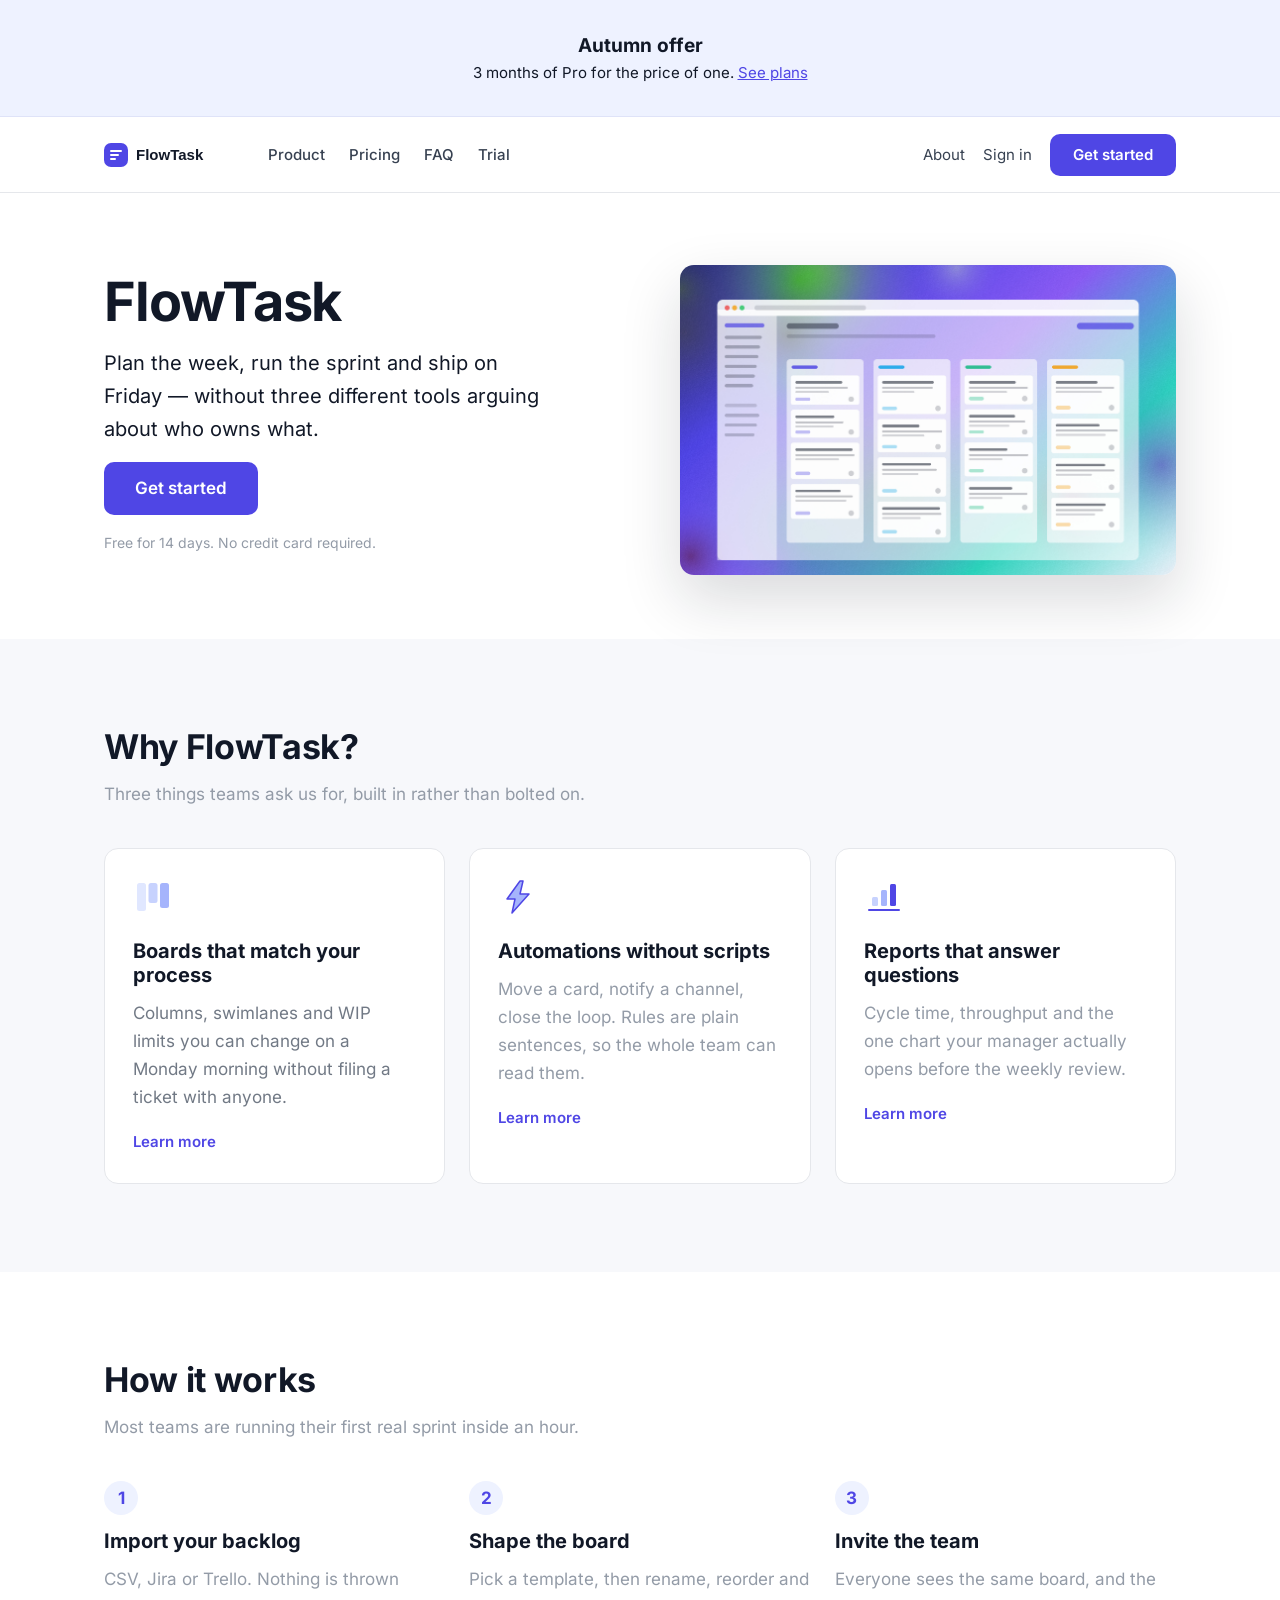
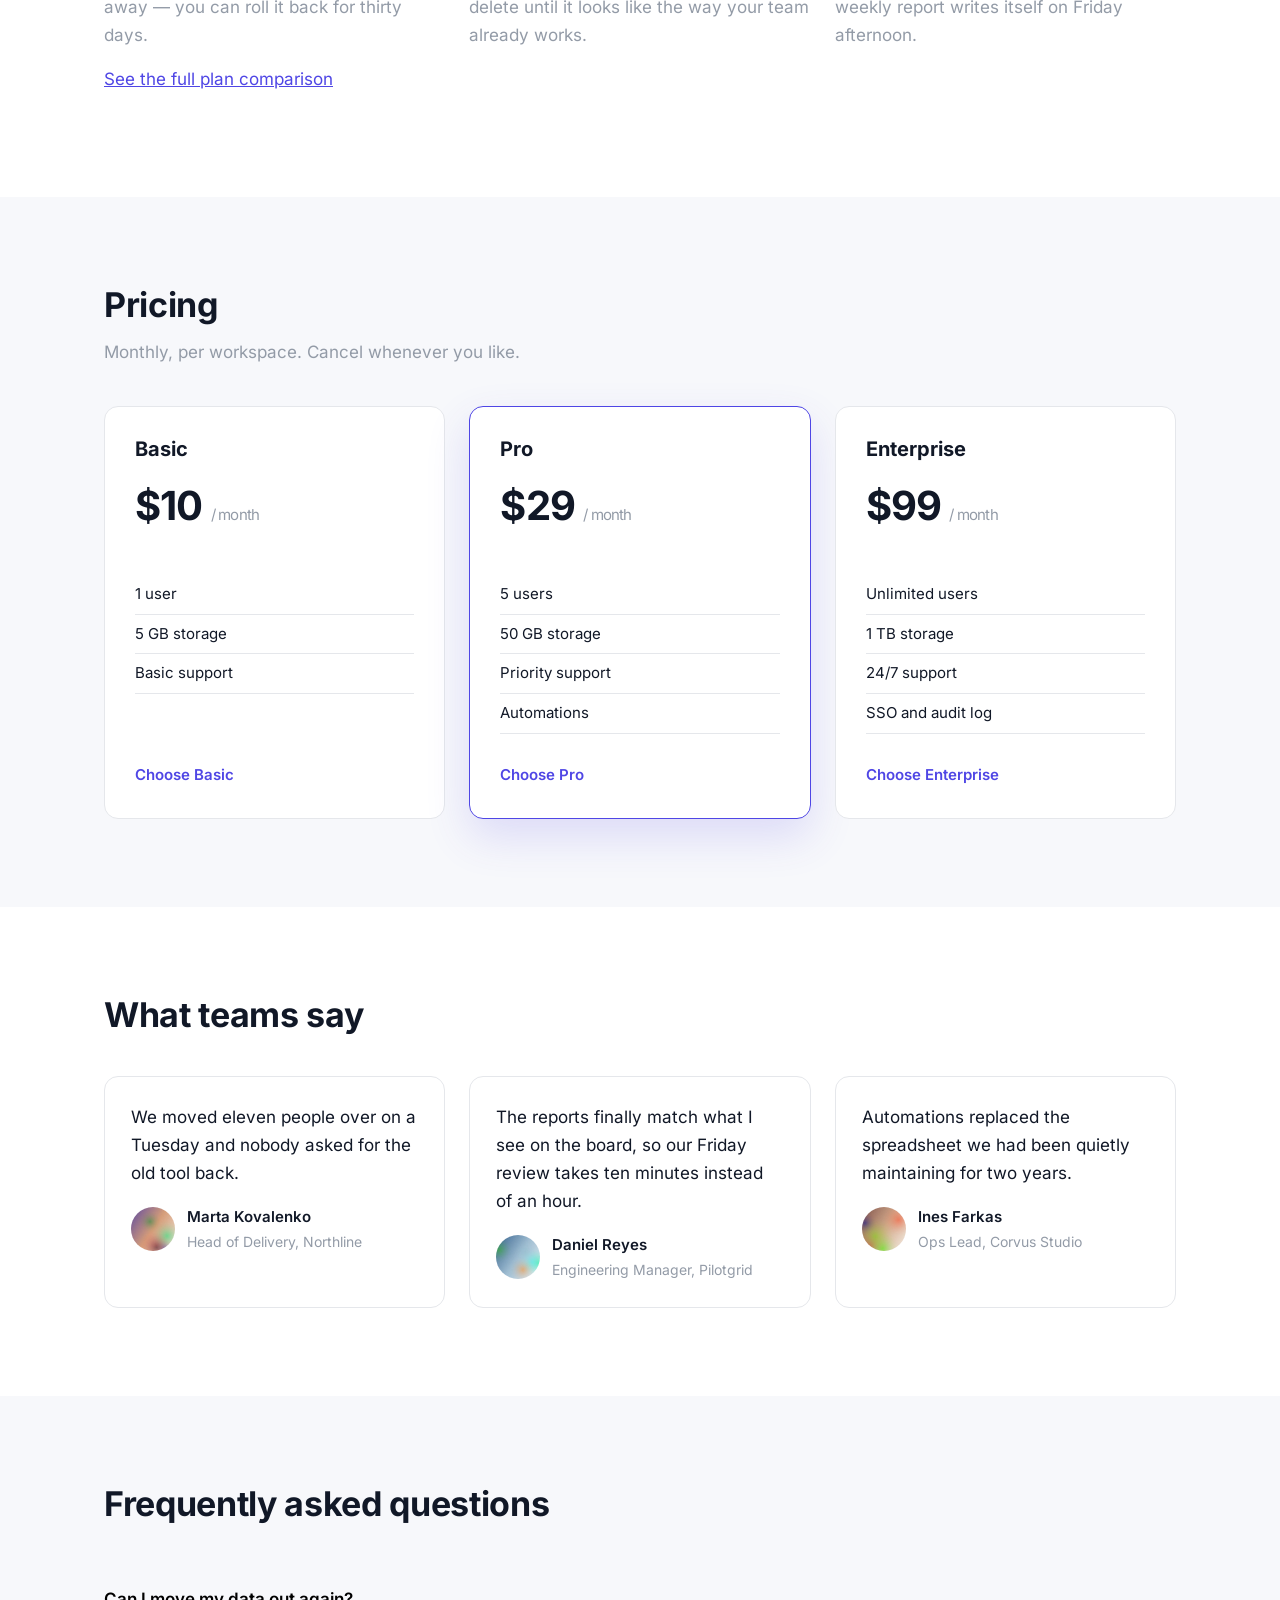
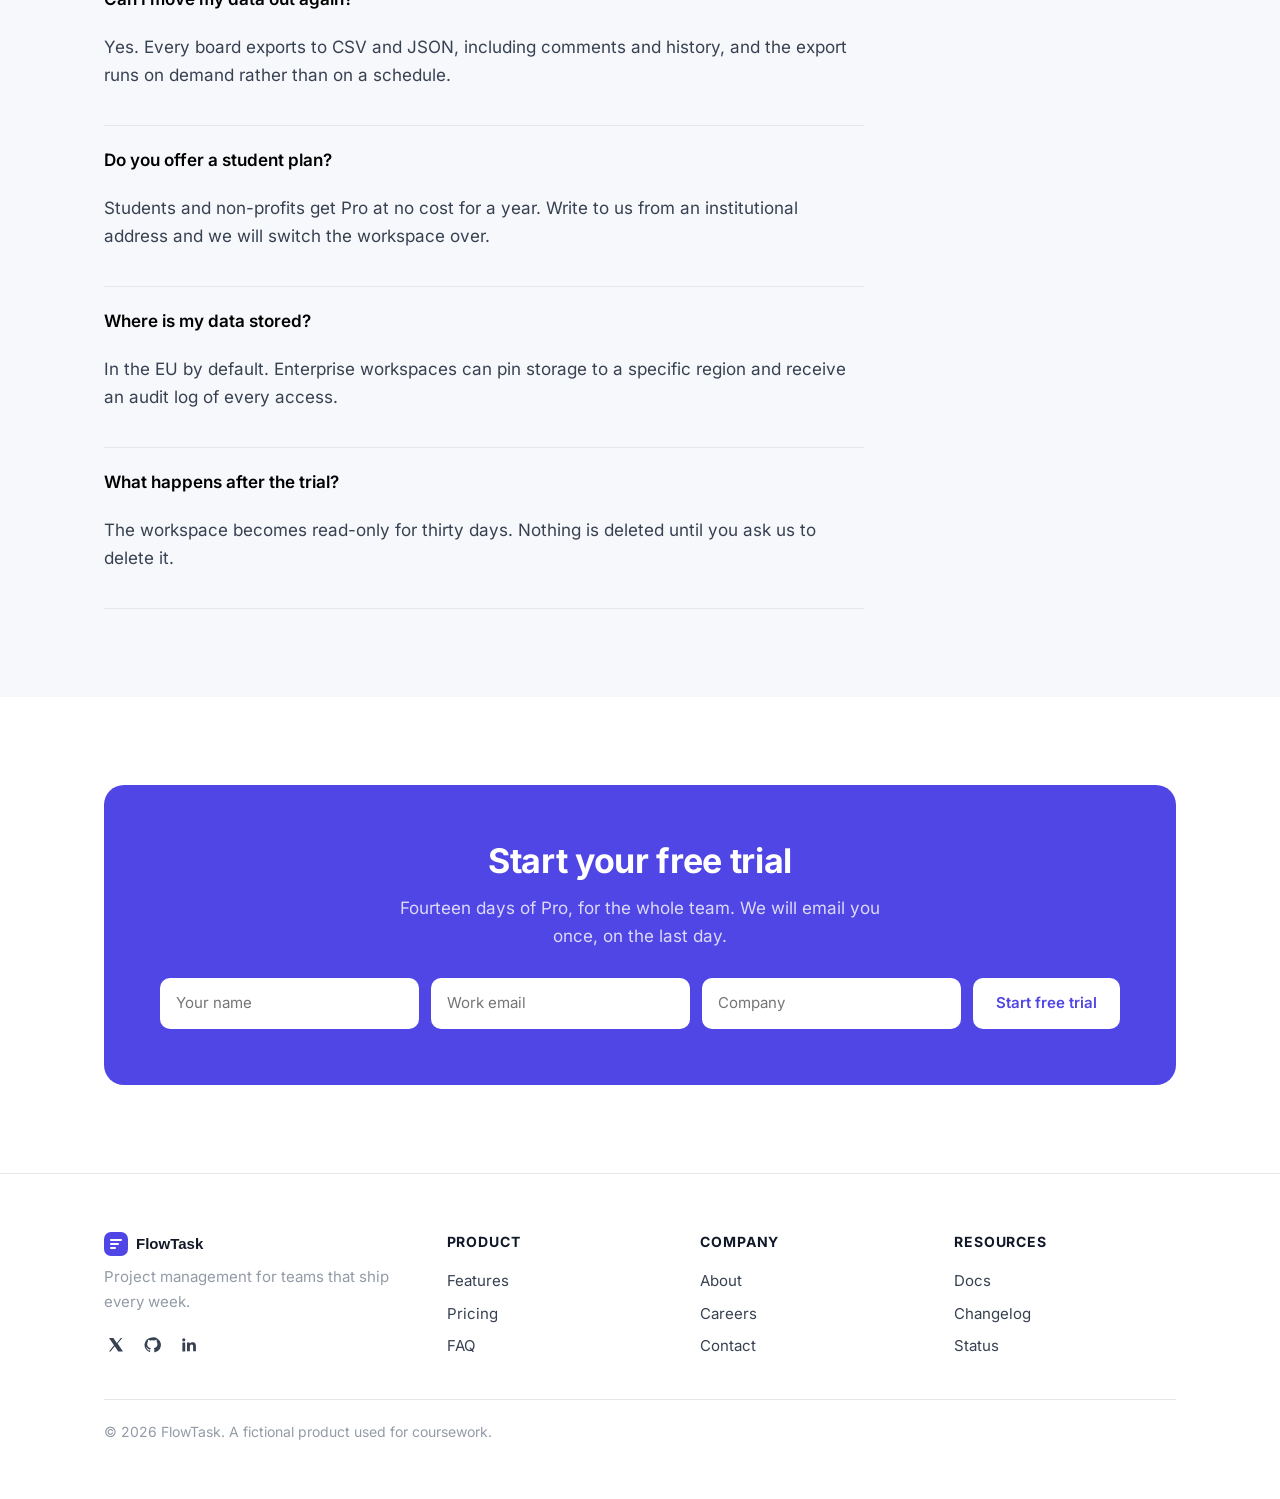
<file: index.html>
<!DOCTYPE html>
<html lang="en">
<head>
  <meta charset="utf-8">
  <meta name="viewport" content="width=device-width, initial-scale=1">
  <title>FlowTask — Project management for teams that ship every week</title>
  <meta name="description" content="Plan the week, run the sprint and ship on Friday without three different tools arguing about who owns what.">
  <link rel="icon" href="img/logo.svg" type="image/svg+xml">
  <link rel="stylesheet" href="css/styles.css">
  <script src="js/main.js" defer></script>
  <script type="application/ld+json">
  {
    "@context": "https://schema.org",
    "@type": "Product",
    "name": "FlowTask Pro",
    "description": "Project management for teams that ship every week.",
    "brand": {
      "@type": "Brand",
      "name": "FlowTask"
    },
    "offers": {
      "@type": "Offer",
      "price": "29.00",
      "priceCurrency": "USD",
      "availability": "https://schema.org/InStock"
    }
  }
  </script>
</head>
<body>

<header class="site-header">
  <div class="site-header__inner">
    <img class="logo" src="img/logo.svg" alt="FlowTask Logo" width="132" height="28">

    <nav class="nav" aria-label="Main navigation">
      <a class="nav-item" href="#features">Product</a>
      <a class="nav-item" href="#pricing">Pricing</a>
      <a class="nav-item" href="#faq">FAQ</a>
      <a class="nav-item" href="#trial">Trial</a>
    </nav>

    <div class="site-header__actions">
      <a class="link-quiet" href="about.html">About</a>
      <a class="link-quiet" href="#">Sign in</a>
      <button class="btn btn--primary" id="header-cta">Get started</button>
    </div>
  </div>
</header>

<main>

  <section class="hero">
    <div class="shell hero__grid">
      <div class="hero__copy">
        <h1>FlowTask</h1>
        <p class="hero__lead">Plan the week, run the sprint and ship on Friday — without three
          different tools arguing about who owns what.</p>
        <button type="button" class="button button--primary button--lg" id="hero-cta">Get started</button>
        <p class="hero__note muted">Free for 14 days. No credit card required.</p>
      </div>
      <img class="hero__image" src="img/hero.jpg" alt="FlowTask project management dashboard interface" width="1200" height="750" fetchpriority="high">
    </div>
  </section>

  <section class="section section--alt" id="features">
    <div class="shell">
      <div class="section__head">
        <h2>Why FlowTask?</h2>
        <p class="muted">Three things teams ask us for, built in rather than bolted on.</p>
      </div>

      <div class="grid-3">
        <div class="card">
          <img class="card__icon" src="img/feature-1.svg" alt="" width="40" height="40">
          <h3>Boards that match your process</h3>
          <p class="soft">Columns, swimlanes and WIP limits you can change on a Monday morning
            without filing a ticket with anyone.</p>
          <a class="card__link" href="#">Learn more</a>
        </div>

        <div class="card">
          <img class="card__icon" src="img/feature-2.svg" alt="" width="40" height="40">
          <h3>Automations without scripts</h3>
          <p class="muted">Move a card, notify a channel, close the loop. Rules are plain
            sentences, so the whole team can read them.</p>
          <a class="card__link" href="#">Learn more</a>
        </div>

        <div class="card">
          <img class="card__icon" src="img/feature-3.svg" alt="" width="40" height="40">
          <h3>Reports that answer questions</h3>
          <p class="muted">Cycle time, throughput and the one chart your manager actually opens
            before the weekly review.</p>
          <a class="card__link" href="#">Learn more</a>
        </div>
      </div>
    </div>
  </section>

  <section class="section" id="how">
    <div class="shell">
      <div class="section__head">
        <h2>How it works</h2>
        <p class="muted">Most teams are running their first real sprint inside an hour.</p>
      </div>

      <div class="grid-3">
        <div>
          <span class="step__num">1</span>
          <h3>Import your backlog</h3>
          <p class="muted">CSV, Jira or Trello. Nothing is thrown away — you can roll it back for
            thirty days.</p>
        </div>
        <div>
          <span class="step__num">2</span>
          <h3>Shape the board</h3>
          <p class="muted">Pick a template, then rename, reorder and delete until it looks like
            the way your team already works.</p>
        </div>
        <div>
          <span class="step__num">3</span>
          <h3>Invite the team</h3>
          <p class="muted">Everyone sees the same board, and the weekly report writes itself on
            Friday afternoon.</p>
        </div>
      </div>

      <p><a href="#pricing">See the full plan comparison</a></p>
    </div>
  </section>

  <section class="section section--alt" id="pricing">
    <div class="shell">
      <div class="section__head">
        <h2>Pricing</h2>
        <p class="muted">Monthly, per workspace. Cancel whenever you like.</p>
      </div>

      <div class="grid-3">
        <div class="plan">
          <h3>Basic</h3>
          <p class="plan__price">$10 <span class="plan__period">/ month</span></p>
          <ul class="plan__list">
            <li>1 user</li>
            <li>5 GB storage</li>
            <li>Basic support</li>
          </ul>
          <div class="plan__cta">
            <a class="card__link" href="#trial">Choose Basic</a>
          </div>
        </div>

        <div class="plan plan--featured">
          <h3>Pro</h3>
          <p class="plan__price">$29 <span class="plan__period">/ month</span></p>
          <ul class="plan__list">
            <li>5 users</li>
            <li>50 GB storage</li>
            <li>Priority support</li>
            <li>Automations</li>
          </ul>
          <div class="plan__cta">
            <a class="card__link" href="#trial">Choose Pro</a>
          </div>
        </div>

        <div class="plan">
          <h3>Enterprise</h3>
          <p class="plan__price">$99 <span class="plan__period">/ month</span></p>
          <ul class="plan__list">
            <li>Unlimited users</li>
            <li>1 TB storage</li>
            <li>24/7 support</li>
            <li>SSO and audit log</li>
          </ul>
          <div class="plan__cta">
            <a class="card__link" href="#trial">Choose Enterprise</a>
          </div>
        </div>
      </div>
    </div>
  </section>

  <section class="section" id="testimonials">
    <div class="shell">
      <div class="section__head">
        <h2>What teams say</h2>
      </div>

      <div class="grid-3">
        <div class="quote">
          <p>We moved eleven people over on a Tuesday and nobody asked for the old tool back.</p>
          <div class="quote__person">
            <img class="quote__avatar" src="img/avatar-1.jpg" alt="Marta Kovalenko" width="44" height="44">
            <div>
              <div class="quote__name">Marta Kovalenko</div>
              <div class="quote__role">Head of Delivery, Northline</div>
            </div>
          </div>
        </div>

        <div class="quote">
          <p>The reports finally match what I see on the board, so our Friday review takes ten
            minutes instead of an hour.</p>
          <div class="quote__person">
            <img class="quote__avatar" src="img/avatar-2.jpg" alt="Daniel Reyes" width="44" height="44">
            <div>
              <div class="quote__name">Daniel Reyes</div>
              <div class="quote__role">Engineering Manager, Pilotgrid</div>
            </div>
          </div>
        </div>

        <div class="quote">
          <p>Automations replaced the spreadsheet we had been quietly maintaining for two years.</p>
          <div class="quote__person">
            <img class="quote__avatar" src="img/avatar-3.jpg" alt="Ines Farkas" width="44" height="44">
            <div>
              <div class="quote__name">Ines Farkas</div>
              <div class="quote__role">Ops Lead, Corvus Studio</div>
            </div>
          </div>
        </div>
      </div>
    </div>
  </section>

  <section class="section section--alt" id="faq">
    <div class="shell">
      <div class="section__head">
        <h2>Frequently asked questions</h2>
      </div>

      <div class="faq">

      <div class="faq__item">
        <button class="faq__q" type="button" aria-expanded="true">Can I move my data out again?</button>
        <div class="faq__a">
          <p>Yes. Every board exports to CSV and JSON, including comments and history, and the
            export runs on demand rather than on a schedule.</p>
        </div>
      </div>

      <div class="faq__item">
        <button class="faq__q" type="button" aria-expanded="true">Do you offer a student plan?</button>
        <div class="faq__a">
          <p>Students and non-profits get Pro at no cost for a year. Write to us from an
            institutional address and we will switch the workspace over.</p>
        </div>
      </div>

      <div class="faq__item">
        <button class="faq__q" type="button" aria-expanded="true">Where is my data stored?</button>
        <div class="faq__a">
          <p>In the EU by default. Enterprise workspaces can pin storage to a specific region and
            receive an audit log of every access.</p>
        </div>
      </div>

      <div class="faq__item">
        <button class="faq__q" type="button" aria-expanded="true">What happens after the trial?</button>
        <div class="faq__a">
          <p>The workspace becomes read-only for thirty days. Nothing is deleted until you ask us
            to delete it.</p>
        </div>
        </div>
      </div>
    </div>
  </section>

  <section class="section" id="trial">
    <div class="shell">
      <div class="trial">
        <h2>Start your free trial</h2>
        <p class="trial__lead">Fourteen days of Pro, for the whole team. We will email you once,
          on the last day.</p>

        <form class="trial__form" id="trial-form">
          <input class="trial__input" type="text" name="name" placeholder="Your name" aria-label="Your name">
          <input class="trial__input" type="email" name="email" placeholder="Work email" aria-label="Work email">
          <input class="trial__input" type="text" name="company" placeholder="Company" aria-label="Company">
          <button type="submit" class="button button--invert" id="trial-submit">Start free trial</button>
        </form>
      </div>
    </div>
  </section>

</main>

<footer class="site-footer">
  <div class="shell">
    <div class="site-footer__cols">
      <div>
        <img src="img/logo.svg" alt="FlowTask Logo" width="132" height="28">
        <p class="muted">Project management for teams that ship every week.</p>
        <div class="social">
          <a href="#" aria-label="X (Twitter)">
            <svg width="18" height="18" viewBox="0 0 18 18" aria-hidden="true">
              <path d="M10.6 7.6 15.3 2h-1.5l-4 4.9L6.4 2H2l5 7.3L2 15.5h1.5l4.2-5.2 3.5 5.2H16l-5.4-7.9Z" fill="#374151"/>
            </svg>
          </a>
          <a href="#" aria-label="GitHub">
            <svg width="18" height="18" viewBox="0 0 18 18" aria-hidden="true">
              <path d="M9 1.5a7.5 7.5 0 0 0-2.4 14.6c.4.1.5-.2.5-.4v-1.4c-2 .4-2.5-.5-2.7-1-.1-.3-.6-1-1-1.2-.3-.2-.8-.6 0-.6.7 0 1.2.7 1.4 1 .8 1.3 2 1 2.5.7.1-.6.3-1 .6-1.2-1.8-.2-3.7-.9-3.7-4 0-.9.3-1.6.8-2.2-.1-.2-.4-1 .1-2.1 0 0 .7-.2 2.2.8a7.4 7.4 0 0 1 4 0c1.5-1 2.2-.8 2.2-.8.5 1.1.2 1.9.1 2.1.5.6.8 1.3.8 2.2 0 3.1-1.9 3.8-3.7 4 .3.3.6.8.6 1.6v2.3c0 .2.1.5.5.4A7.5 7.5 0 0 0 9 1.5Z" fill="#374151"/>
            </svg>
          </a>
          <a href="#" aria-label="LinkedIn">
            <svg width="18" height="18" viewBox="0 0 18 18" aria-hidden="true">
              <path d="M3.4 6.4h2.8v9H3.4v-9Zm1.4-4.2a1.6 1.6 0 1 1 0 3.2 1.6 1.6 0 0 1 0-3.2ZM8 6.4h2.7v1.2h.1c.4-.7 1.3-1.4 2.7-1.4 2.9 0 3.4 1.8 3.4 4.2v4.9h-2.8v-4.4c0-1 0-2.4-1.5-2.4s-1.7 1.1-1.7 2.3v4.5H8v-9Z" fill="#374151"/>
            </svg>
          </a>
        </div>
      </div>

      <div>
        <div class="site-footer__title">Product</div>
        <ul>
          <li><a href="#features">Features</a></li>
          <li><a href="#pricing">Pricing</a></li>
          <li><a href="#faq">FAQ</a></li>
        </ul>
      </div>

      <div>
        <div class="site-footer__title">Company</div>
        <ul>
          <li><a href="about.html">About</a></li>
          <li><a href="#">Careers</a></li>
          <li><a href="#">Contact</a></li>
        </ul>
      </div>

      <div>
        <div class="site-footer__title">Resources</div>
        <ul>
          <li><a href="#">Docs</a></li>
          <li><a href="#">Changelog</a></li>
          <li><a href="#">Status</a></li>
        </ul>
      </div>
    </div>

    <p class="legal">© 2026 FlowTask. A fictional product used for coursework.</p>
  </div>
</footer>

</body>
</html>
</file>
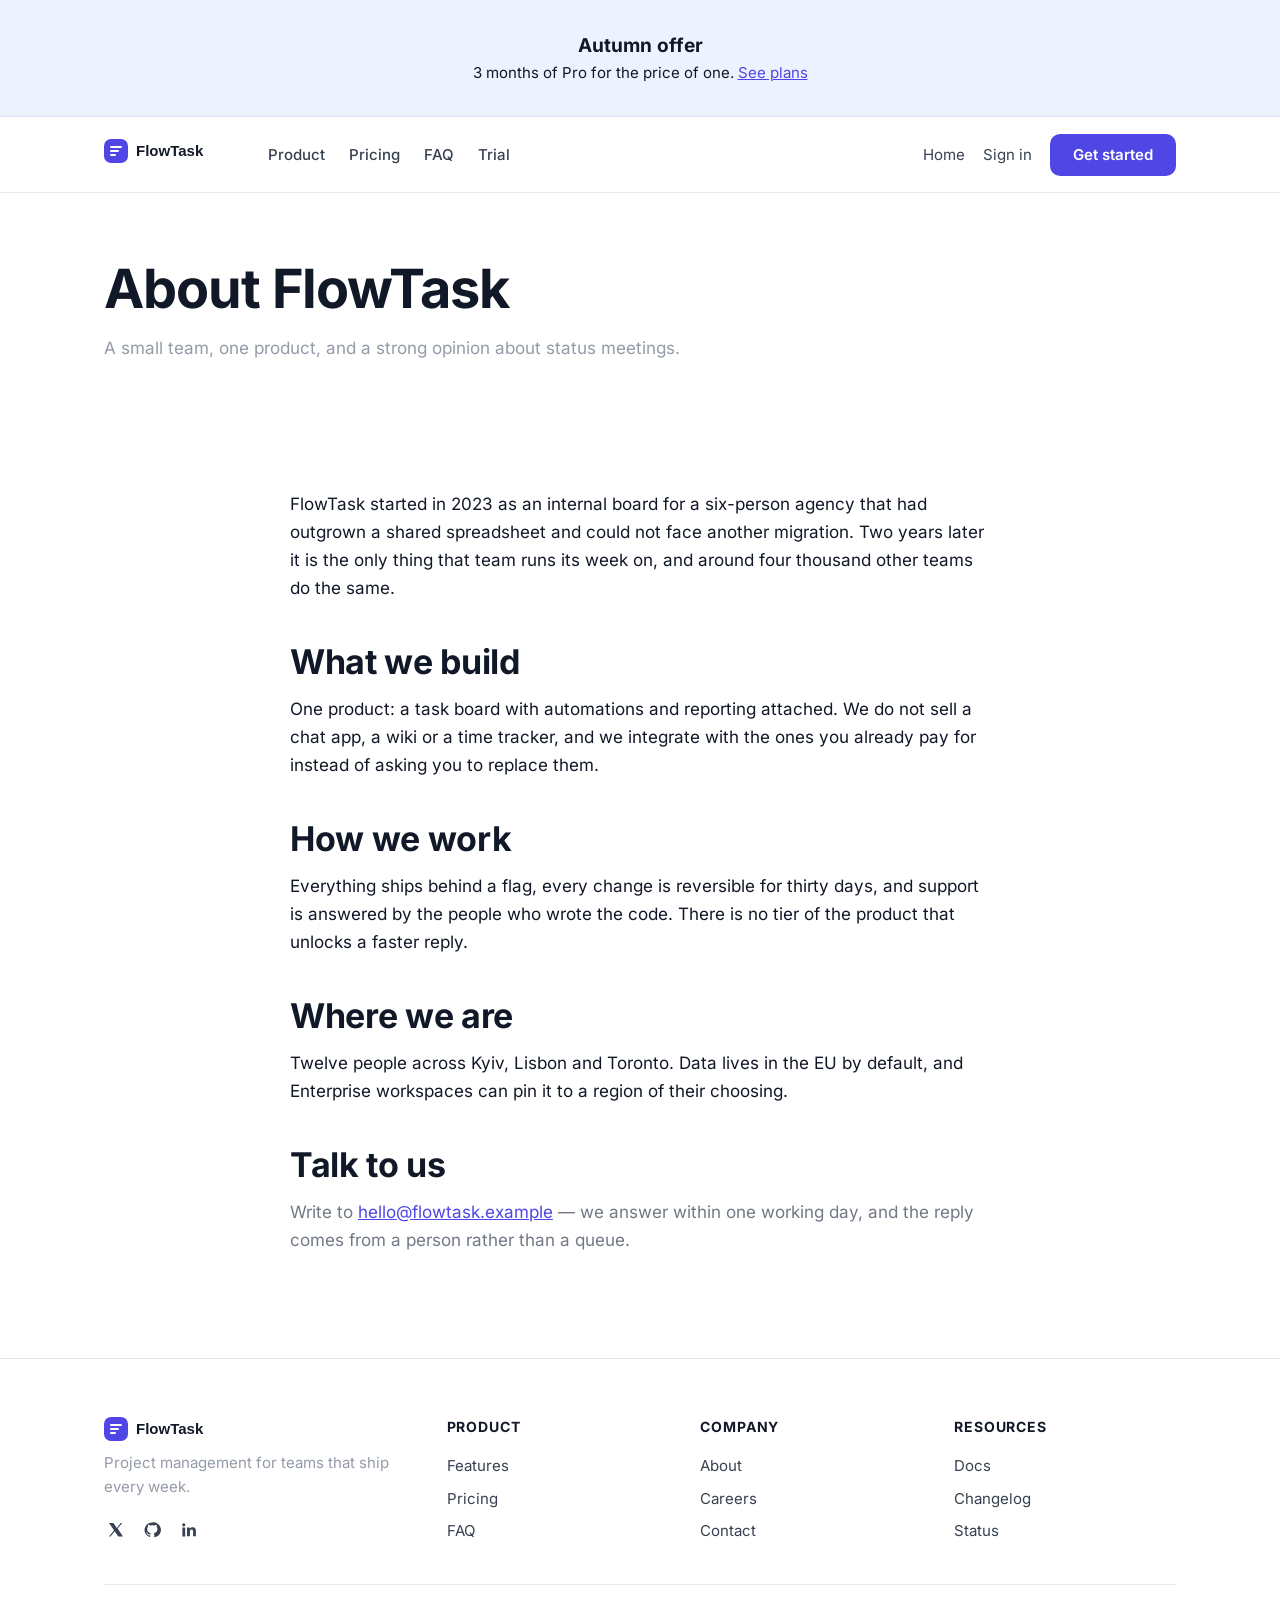
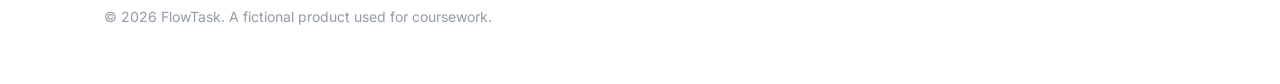
<file: about.html>
<!DOCTYPE html>
<html lang="en">
<head>
  <meta charset="utf-8">
  <meta name="viewport" content="width=device-width, initial-scale=1">
  <title>About — FlowTask</title>
  <meta name="description" content="Learn more about FlowTask, our team, our mission, and how we build project management tools for teams that ship every week.">
  <link rel="icon" href="img/logo.svg" type="image/svg+xml">
  <link rel="stylesheet" href="css/styles.css">
  <script src="js/main.js" defer></script>
</head>
<body>

<header class="site-header">
  <div class="site-header__inner">
    <a href="index.html" aria-label="FlowTask homepage">
      <img class="logo" src="img/logo.svg" alt="FlowTask" width="132" height="28">
    </a>

    <nav class="nav" aria-label="Main navigation">
      <a class="nav-item" href="index.html#features">Product</a>
      <a class="nav-item" href="index.html#pricing">Pricing</a>
      <a class="nav-item" href="index.html#faq">FAQ</a>
      <a class="nav-item" href="index.html#trial">Trial</a>
    </nav>

    <div class="site-header__actions">
      <a class="link-quiet" href="index.html">Home</a>
      <a class="link-quiet" href="#">Sign in</a>
      <button class="btn btn--primary" type="button" id="header-cta">Get started</button>
    </div>
  </div>
</header>

<main>
  <section class="page-head">
    <div class="shell">
      <h1>About FlowTask</h1>
      <p class="muted">A small team, one product, and a strong opinion about status meetings.</p>
    </div>
  </section>

  <section class="section">
    <div class="shell prose">
      <p>FlowTask started in 2023 as an internal board for a six-person agency that had outgrown a
        shared spreadsheet and could not face another migration. Two years later it is the only
        thing that team runs its week on, and around four thousand other teams do the same.</p>

      <h2>What we build</h2>
      <p>One product: a task board with automations and reporting attached. We do not sell a chat
        app, a wiki or a time tracker, and we integrate with the ones you already pay for instead
        of asking you to replace them.</p>

      <h2>How we work</h2>
      <p>Everything ships behind a flag, every change is reversible for thirty days, and support is
        answered by the people who wrote the code. There is no tier of the product that unlocks a
        faster reply.</p>

      <h2>Where we are</h2>
      <p>Twelve people across Kyiv, Lisbon and Toronto. Data lives in the EU by default, and
        Enterprise workspaces can pin it to a region of their choosing.</p>

      <h2>Talk to us</h2>
      <p class="soft">Write to <a href="mailto:hello@flowtask.example">hello@flowtask.example</a> — we answer within one working day, and the
        reply comes from a person rather than a queue.</p>
    </div>
  </section>
</main>

<footer class="site-footer">
  <div class="shell">
    <div class="site-footer__cols">
      <div>
        <img src="img/logo.svg" alt="FlowTask" width="132" height="28">
        <p class="muted">Project management for teams that ship every week.</p>
        <div class="social">
          <a href="#" aria-label="X (Twitter)">
            <svg width="18" height="18" viewBox="0 0 18 18" aria-hidden="true">
              <path d="M10.6 7.6 15.3 2h-1.5l-4 4.9L6.4 2H2l5 7.3L2 15.5h1.5l4.2-5.2 3.5 5.2H16l-5.4-7.9Z" fill="#374151"/>
            </svg>
          </a>
          <a href="#" aria-label="GitHub">
            <svg width="18" height="18" viewBox="0 0 18 18" aria-hidden="true">
              <path d="M9 1.5a7.5 7.5 0 0 0-2.4 14.6c.4.1.5-.2.5-.4v-1.4c-2 .4-2.5-.5-2.7-1-.1-.3-.6-1-1-1.2-.3-.2-.8-.6 0-.6.7 0 1.2.7 1.4 1 .8 1.3 2 1 2.5.7.1-.6.3-1 .6-1.2-1.8-.2-3.7-.9-3.7-4 0-.9.3-1.6.8-2.2-.1-.2-.4-1 .1-2.1 0 0 .7-.2 2.2.8a7.4 7.4 0 0 1 4 0c1.5-1 2.2-.8 2.2-.8.5 1.1.2 1.9.1 2.1.5.6.8 1.3.8 2.2 0 3.1-1.9 3.8-3.7 4 .3.3.6.8.6 1.6v2.3c0 .2.1.5.5.4A7.5 7.5 0 0 0 9 1.5Z" fill="#374151"/>
            </svg>
          </a>
          <a href="#" aria-label="LinkedIn">
            <svg width="18" height="18" viewBox="0 0 18 18" aria-hidden="true">
              <path d="M3.4 6.4h2.8v9H3.4v-9Zm1.4-4.2a1.6 1.6 0 1 1 0 3.2 1.6 1.6 0 0 1 0-3.2ZM8 6.4h2.7v1.2h.1c.4-.7 1.3-1.4 2.7-1.4 2.9 0 3.4 1.8 3.4 4.2v4.9h-2.8v-4.4c0-1 0-2.4-1.5-2.4s-1.7 1.1-1.7 2.3v4.5H8v-9Z" fill="#374151"/>
            </svg>
          </a>
        </div>
      </div>

      <div>
        <div class="site-footer__title">Product</div>
        <ul>
          <li><a href="index.html#features">Features</a></li>
          <li><a href="index.html#pricing">Pricing</a></li>
          <li><a href="index.html#faq">FAQ</a></li>
        </ul>
      </div>

      <div>
        <div class="site-footer__title">Company</div>
        <ul>
          <li><a href="about.html">About</a></li>
          <li><a href="#">Careers</a></li>
          <li><a href="#">Contact</a></li>
        </ul>
      </div>

      <div>
        <div class="site-footer__title">Resources</div>
        <ul>
          <li><a href="#">Docs</a></li>
          <li><a href="#">Changelog</a></li>
          <li><a href="#">Status</a></li>
        </ul>
      </div>
    </div>

    <p class="legal">© 2026 FlowTask. A fictional product used for coursework.</p>
  </div>
</footer>

</body>
</html>
</file>
<file: css/styles.css>
/* FlowTask — landing page styles */

@font-face {
  font-family: "Inter";
  src: url("../fonts/inter-latin.woff2") format("woff2");
  font-weight: 400 700;
  font-style: normal;
}

:root {
  --ink: #111827;
  --ink-subtle: #374151;
  --ink-muted: #939ba7;
  --ink-soft: #717985;
  --brand: #4f46e5;
  --brand-dark: #4338ca;
  --brand-tint: #eef2ff;
  --surface: #ffffff;
  --surface-alt: #f7f8fb;
  --line: #e5e7eb;
  --radius: 14px;
  --shell: 1120px;
  --step: 24px;
}

*,
*::before,
*::after {
  box-sizing: border-box;
}

body {
  margin: 0;
  font-family: "Inter", "Segoe UI", Arial, sans-serif;
  font-size: 17px;
  line-height: 1.65;
  color: var(--ink);
  background: var(--surface);
}

/* Accessibility: Keyboard focus indicator */
:focus-visible {
  outline: 2px solid var(--brand);
  outline-offset: 3px;
  border-radius: 4px;
}

img {
  max-width: 100%;
  height: auto;
}

h1,
h2,
h3,
h4 {
  line-height: 1.2;
  margin: 0 0 12px;
}

h1 {
  font-size: 54px;
  letter-spacing: -0.02em;
}

h2 {
  font-size: 34px;
  letter-spacing: -0.01em;
}

h3 {
  font-size: 20px;
}

h4 {
  font-size: 30px;
  letter-spacing: -0.01em;
}

p {
  margin: 0 0 16px;
}

a {
  color: var(--brand);
}

.shell {
  max-width: var(--shell);
  margin: 0 auto;
  padding: 0 var(--step);
}

.muted {
  color: var(--ink-muted);
}

.soft {
  color: var(--ink-soft);
}

.section {
  padding: 88px 0;
}

.section--alt {
  background: var(--surface-alt);
}

.section__head {
  max-width: 640px;
  margin-bottom: 40px;
}

/* Header */

.site-header {
  position: sticky;
  top: 0;
  z-index: 40;
  height: 76px;
  background: rgba(255, 255, 255, 0.94);
  backdrop-filter: blur(8px);
  border-bottom: 1px solid var(--line);
}

.site-header__inner {
  max-width: var(--shell);
  height: 76px;
  margin: 0 auto;
  padding: 0 var(--step);
  display: flex;
  align-items: center;
  gap: 32px;
}

.nav {
  display: flex;
  gap: 24px;
  margin-right: auto;
}

.nav-item {
  font-size: 15px;
  font-weight: 500;
  color: var(--ink-subtle);
  text-decoration: none;
  cursor: pointer;
}

.nav-item:hover {
  color: var(--brand);
}

.site-header__actions {
  display: flex;
  align-items: center;
  gap: 18px;
}

.link-quiet {
  font-size: 15px;
  color: var(--ink-subtle);
  text-decoration: none;
}

.link-quiet:hover {
  color: var(--brand);
}

/* Buttons — .btn is the real element, .button is the styled box */

.btn,
.button {
  display: inline-block;
  padding: 11px 22px;
  border: 1px solid transparent;
  border-radius: 10px;
  font: inherit;
  font-size: 15px;
  font-weight: 600;
  line-height: 1.2;
  text-align: center;
  text-decoration: none;
  cursor: pointer;
  transition: background-color 0.15s ease, color 0.15s ease;
}

.btn--primary,
.button--primary {
  background: var(--brand);
  color: #ffffff;
}

.btn--primary:hover,
.button--primary:hover {
  background: var(--brand-dark);
}

.button--invert {
  background: #ffffff;
  color: var(--brand);
}

.button--invert:hover {
  background: #eef0ff;
}

.btn--ghost {
  background: transparent;
  border-color: var(--line);
  color: var(--ink);
}

.button--lg {
  padding: 15px 30px;
  font-size: 17px;
}

/* Promo banner */

.promo {
  background: var(--brand-tint);
  border-bottom: 1px solid #dfe3f8;
  padding: 30px var(--step);
  text-align: center;
  font-size: 15px;
}

.promo strong {
  display: block;
  font-size: 19px;
}

/* Hero */

.hero {
  padding: 72px 0 64px;
}

.hero__grid {
  display: grid;
  grid-template-columns: 1.05fr 1fr;
  gap: 56px;
  align-items: center;
}

.hero__lead {
  font-size: 20px;
  max-width: 34ch;
}

.hero__note {
  font-size: 14px;
  margin-top: 16px;
}

.hero__image {
  width: 100%;
  height: auto;
  border-radius: var(--radius);
  box-shadow: 0 24px 60px rgba(17, 24, 39, 0.16);
}

/* Cards */

.grid-3 {
  display: grid;
  grid-template-columns: repeat(3, 1fr);
  gap: 24px;
}

.card {
  background: var(--surface);
  border: 1px solid var(--line);
  border-radius: var(--radius);
  padding: 28px;
}

.card__icon {
  margin-bottom: 14px;
}

.card__link {
  font-size: 15px;
  font-weight: 600;
  text-decoration: none;
}

/* Steps */

.step__num {
  display: inline-flex;
  align-items: center;
  justify-content: center;
  width: 34px;
  height: 34px;
  margin-bottom: 14px;
  border-radius: 50%;
  background: var(--brand-tint);
  color: var(--brand);
  font-weight: 700;
}

/* Pricing */

.plan {
  display: flex;
  flex-direction: column;
  background: var(--surface);
  border: 1px solid var(--line);
  border-radius: var(--radius);
  padding: 30px;
}

.plan--featured {
  border-color: var(--brand);
  box-shadow: 0 18px 44px rgba(79, 70, 229, 0.16);
}

.plan__price {
  font-size: 40px;
  font-weight: 700;
  letter-spacing: -0.02em;
}

.plan__period {
  font-size: 15px;
  font-weight: 400;
  color: var(--ink-muted);
}

.plan__list {
  list-style: none;
  margin: 20px 0 26px;
  padding: 0;
  font-size: 15px;
}

.plan__list li {
  padding: 7px 0;
  border-bottom: 1px solid var(--line);
}

.plan__cta {
  margin-top: auto;
}

/* Testimonials */

.quote {
  background: var(--surface);
  border: 1px solid var(--line);
  border-radius: var(--radius);
  padding: 26px;
}

.quote__person {
  display: flex;
  align-items: center;
  gap: 12px;
  margin-top: 18px;
}

.quote__avatar {
  width: 44px;
  height: 44px;
  border-radius: 50%;
  object-fit: cover;
}

.quote__name {
  font-size: 15px;
  font-weight: 600;
}

.quote__role {
  font-size: 14px;
  color: var(--ink-muted);
}

/* FAQ */

.faq {
  max-width: 760px;
}

.faq__item {
  border-bottom: 1px solid var(--line);
}

.faq__q {
  width: 100%;
  padding: 20px 0;
  background: none;
  border: 0;
  font: inherit;
  font-weight: 600;
  text-align: left;
  cursor: pointer;
  display: flex;
  justify-content: space-between;
  align-items: center;
}

.faq__a {
  display: none;
  padding-bottom: 20px;
  color: var(--ink-subtle);
}

/* Supporting both .is-open class AND aria-expanded attribute */
.faq__item.is-open .faq__a,
.faq__q[aria-expanded="true"] + .faq__a {
  display: block;
}

/* Trial form */

.trial {
  background: var(--brand);
  border-radius: 20px;
  padding: 56px;
  color: #ffffff;
  text-align: center;
}

.trial h2 {
  color: #ffffff;
}

.trial__lead {
  color: #dcd9fb;
  max-width: 46ch;
  margin: 0 auto 28px;
}

.trial__form {
  display: flex;
  flex-wrap: wrap;
  justify-content: center;
  gap: 12px;
}

.trial__input {
  flex: 1 1 210px;
  max-width: 100%;
  padding: 13px 16px;
  border: 0;
  border-radius: 10px;
  font: inherit;
  font-size: 15px;
}

.trial__input:focus-visible {
  outline: 2px solid #ffffff;
  outline-offset: 2px;
}

/* Footer */

.site-footer {
  padding: 56px 0 40px;
  border-top: 1px solid var(--line);
  font-size: 15px;
}

.site-footer__cols {
  display: grid;
  grid-template-columns: 1.4fr 1fr 1fr 1fr;
  gap: 32px;
}

.site-footer__title {
  font-size: 14px;
  font-weight: 700;
  text-transform: uppercase;
  letter-spacing: 0.06em;
  margin-bottom: 12px;
}

.site-footer ul {
  list-style: none;
  margin: 0;
  padding: 0;
}

.site-footer li {
  padding: 4px 0;
}

.site-footer a {
  color: var(--ink-subtle);
  text-decoration: none;
}

.site-footer a:hover {
  color: var(--brand);
}

.social {
  display: flex;
  gap: 12px;
  margin-top: 18px;
}

.social a {
  display: inline-flex;
  align-items: center;
  justify-content: center;
  width: 24px;
  height: 24px;
}

.legal {
  margin-top: 36px;
  padding-top: 20px;
  border-top: 1px solid var(--line);
  color: var(--ink-muted);
  font-size: 14px;
}

/* About page */

.page-head {
  padding: 64px 0 24px;
}

.prose {
  max-width: 68ch;
}

.prose h2 {
  margin-top: 40px;
}

/* Shared UI kit — carried over from the FlowTask app shell */

.dashboard {
  display: grid;
  grid-template-columns: 240px 1fr;
  min-height: 100vh;
  background: var(--surface-alt);
}

.dashboard__sidebar {
  padding: 24px 18px;
  background: #0f172a;
  color: #cbd5f5;
}

.dashboard__nav-link {
  display: block;
  padding: 9px 12px;
  border-radius: 8px;
  color: #cbd5f5;
  text-decoration: none;
}

.dashboard__nav-link.is-active {
  background: rgba(79, 70, 229, 0.24);
  color: #ffffff;
}

.dashboard__topbar {
  display: flex;
  align-items: center;
  justify-content: space-between;
  height: 64px;
  padding: 0 24px;
  background: var(--surface);
  border-bottom: 1px solid var(--line);
}

.board {
  display: flex;
  gap: 16px;
  padding: 24px;
  overflow-x: auto;
}

.board__column {
  flex: 0 0 280px;
  background: var(--surface);
  border: 1px solid var(--line);
  border-radius: 12px;
  padding: 14px;
}

.board__card {
  background: var(--surface);
  border: 1px solid var(--line);
  border-radius: 10px;
  padding: 12px;
  margin-bottom: 10px;
  box-shadow: 0 1px 2px rgba(17, 24, 39, 0.06);
}

.board__card--urgent {
  border-left: 3px solid #ef4444;
}

.tag {
  display: inline-block;
  padding: 2px 9px;
  border-radius: 999px;
  background: var(--brand-tint);
  color: var(--brand-dark);
  font-size: 12px;
  font-weight: 600;
}

.tag--done {
  background: #dcfce7;
  color: #166534;
}

.tag--blocked {
  background: #fee2e2;
  color: #991b1b;
}

.avatar-stack {
  display: flex;
}

.avatar-stack img {
  width: 28px;
  height: 28px;
  border-radius: 50%;
  border: 2px solid var(--surface);
  margin-left: -8px;
}

.modal {
  position: fixed;
  inset: 0;
  display: grid;
  place-items: center;
  background: rgba(15, 23, 42, 0.5);
}

.modal__panel {
  width: min(560px, 92vw);
  background: var(--surface);
  border-radius: 16px;
  padding: 28px;
}

.toast {
  position: fixed;
  right: 24px;
  bottom: 24px;
  padding: 14px 18px;
  border-radius: 12px;
  background: #0f172a;
  color: #ffffff;
  box-shadow: 0 12px 30px rgba(15, 23, 42, 0.32);
}

.table {
  width: 100%;
  border-collapse: collapse;
  font-size: 15px;
}

.table th,
.table td {
  padding: 10px 12px;
  border-bottom: 1px solid var(--line);
  text-align: left;
}

.table thead th {
  background: var(--surface-alt);
  font-size: 13px;
  text-transform: uppercase;
  letter-spacing: 0.05em;
}

/* Responsive */

@media (max-width: 900px) {
  .hero__grid,
  .grid-3,
  .site-footer__cols {
    grid-template-columns: 1fr;
  }

  h1 {
    font-size: 40px;
  }

  h4 {
    font-size: 26px;
  }

  .nav {
    display: none;
  }

  .trial {
    padding: 36px 22px;
  }
}
</file>
